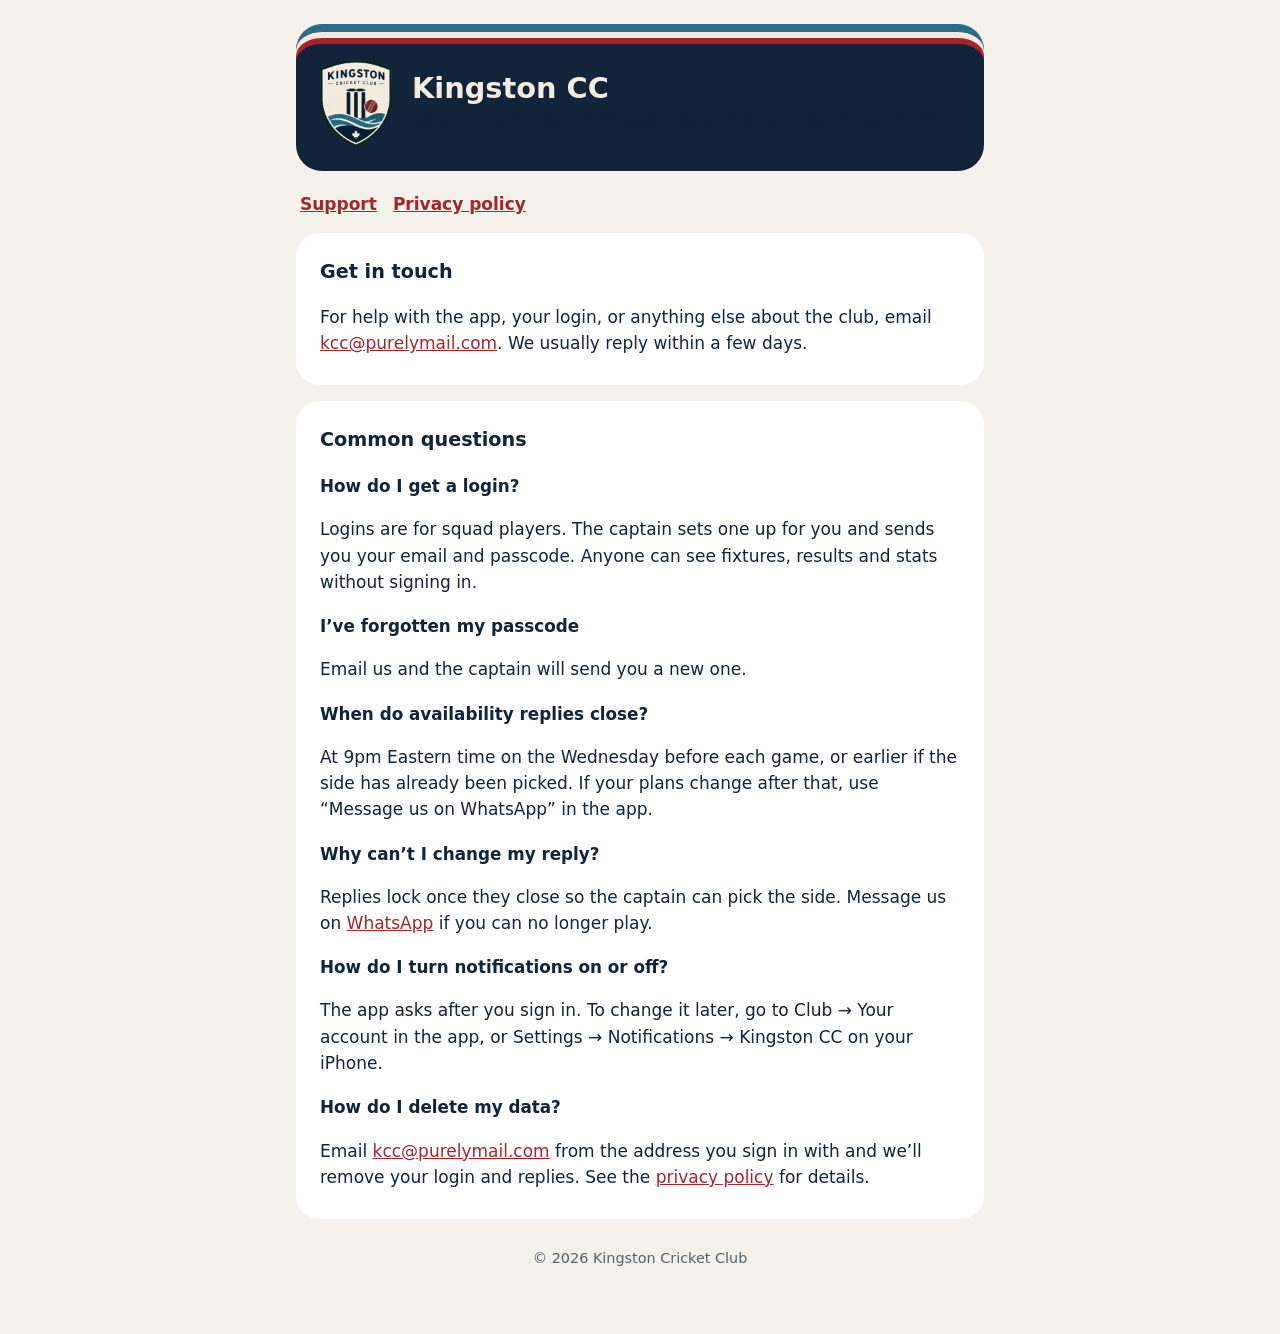
<file: index.html>
<!doctype html>
<html lang="en-CA">
<head>
  <meta charset="utf-8">
  <meta name="viewport" content="width=device-width, initial-scale=1">
  <title>Kingston CC App Support</title>
  <meta name="description" content="Help and contact details for the Kingston CC app.">
  <link rel="icon" type="image/png" href="favicon.png">
  <link rel="apple-touch-icon" href="apple-touch-icon.png">
  <link rel="stylesheet" href="style.css">
</head>
<body>
<main>
  <header class="hero">
    <img src="crest.png" alt="Kingston Cricket Club crest">
    <div>
      <h1>Kingston CC</h1>
      <p>The club app for Kingston Cricket Club’s Winter League squad</p>
    </div>
  </header>

  <nav>
    <a href="./">Support</a>
    <a href="privacy.html">Privacy policy</a>
  </nav>

  <section>
    <h2>Get in touch</h2>
    <p>For help with the app, your login, or anything else about the club, email
      <a href="mailto:kcc@purelymail.com">kcc@purelymail.com</a>. We usually reply within a few days.</p>
  </section>

  <section>
    <h2>Common questions</h2>

    <h3>How do I get a login?</h3>
    <p>Logins are for squad players. The captain sets one up for you and sends you your email and passcode.
      Anyone can see fixtures, results and stats without signing in.</p>

    <h3>I’ve forgotten my passcode</h3>
    <p>Email us and the captain will send you a new one.</p>

    <h3>When do availability replies close?</h3>
    <p>At 9pm Eastern time on the Wednesday before each game, or earlier if the side has already been picked.
      If your plans change after that, use “Message us on WhatsApp” in the app.</p>

    <h3>Why can’t I change my reply?</h3>
    <p>Replies lock once they close so the captain can pick the side. Message us on
      <a href="https://wa.me/shkhaliq">WhatsApp</a> if you can no longer play.</p>

    <h3>How do I turn notifications on or off?</h3>
    <p>The app asks after you sign in. To change it later, go to Club → Your account in the app, or Settings →
      Notifications → Kingston CC on your iPhone.</p>

    <h3>How do I delete my data?</h3>
    <p>Email <a href="mailto:kcc@purelymail.com">kcc@purelymail.com</a> from the address you sign in with and we’ll
      remove your login and replies. See the <a href="privacy.html">privacy policy</a> for details.</p>
  </section>

  <footer class="muted">© 2026 Kingston Cricket Club</footer>
</main>
</body>
</html>
</file>
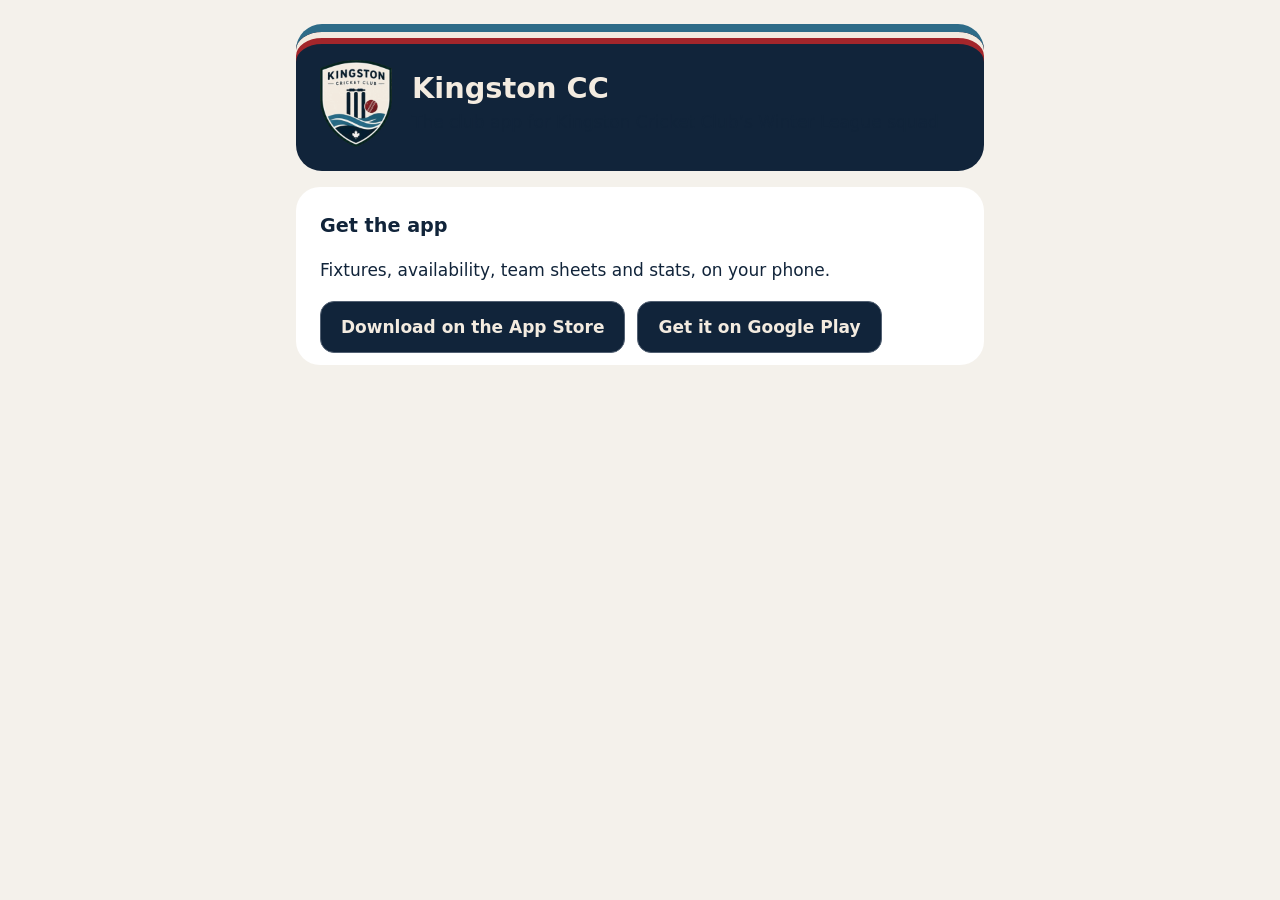
<file: app/index.html>
<!doctype html>
<html lang="en-CA">
<head>
  <meta charset="utf-8">
  <meta name="viewport" content="width=device-width, initial-scale=1">
  <title>Get the Kingston CC app</title>
  <meta name="description" content="Download the Kingston CC club app for iPhone or Android.">
  <meta property="og:title" content="Get the Kingston CC app">
  <meta property="og:description" content="Fixtures, availability, team sheets and stats for Kingston Cricket Club.">
  <meta property="og:image" content="https://shkhaliq.github.io/kingston-cc/apple-touch-icon.png">
  <link rel="icon" type="image/png" href="../favicon.png">
  <link rel="apple-touch-icon" href="../apple-touch-icon.png">
  <link rel="stylesheet" href="../style.css">
  <script>
    // Send phones straight to their store; everyone else sees both links below.
    (function () {
      var ua = navigator.userAgent;
      var isIOS = /iPhone|iPad|iPod/.test(ua) || (/Macintosh/.test(ua) && navigator.maxTouchPoints > 1);
      if (isIOS) location.replace("https://apps.apple.com/app/id6828550739");
      else if (/Android/.test(ua)) location.replace("https://play.google.com/store/apps/details?id=com.kingston.cricketclub");
    })();
  </script>
  <style>
    .stores { display: flex; flex-wrap: wrap; gap: 12px; margin-top: 12px; }
    .stores a {
      background: var(--navy); color: var(--cream); text-decoration: none; font-weight: 600;
      padding: 12px 20px; border-radius: 14px; border: 1px solid var(--ink-secondary);
    }
  </style>
</head>
<body>
<main>
  <header class="hero">
    <img src="../crest.png" alt="Kingston Cricket Club crest">
    <div>
      <h1>Kingston CC</h1>
      <p>The club app for Kingston Cricket Club’s Winter League squad</p>
    </div>
  </header>

  <section>
    <h2>Get the app</h2>
    <p>Fixtures, availability, team sheets and stats, on your phone.</p>
    <div class="stores">
      <a href="https://apps.apple.com/app/id6828550739">Download on the App Store</a>
      <a href="https://play.google.com/store/apps/details?id=com.kingston.cricketclub">Get it on Google Play</a>
    </div>
  </section>
</main>
</body>
</html>
</file>
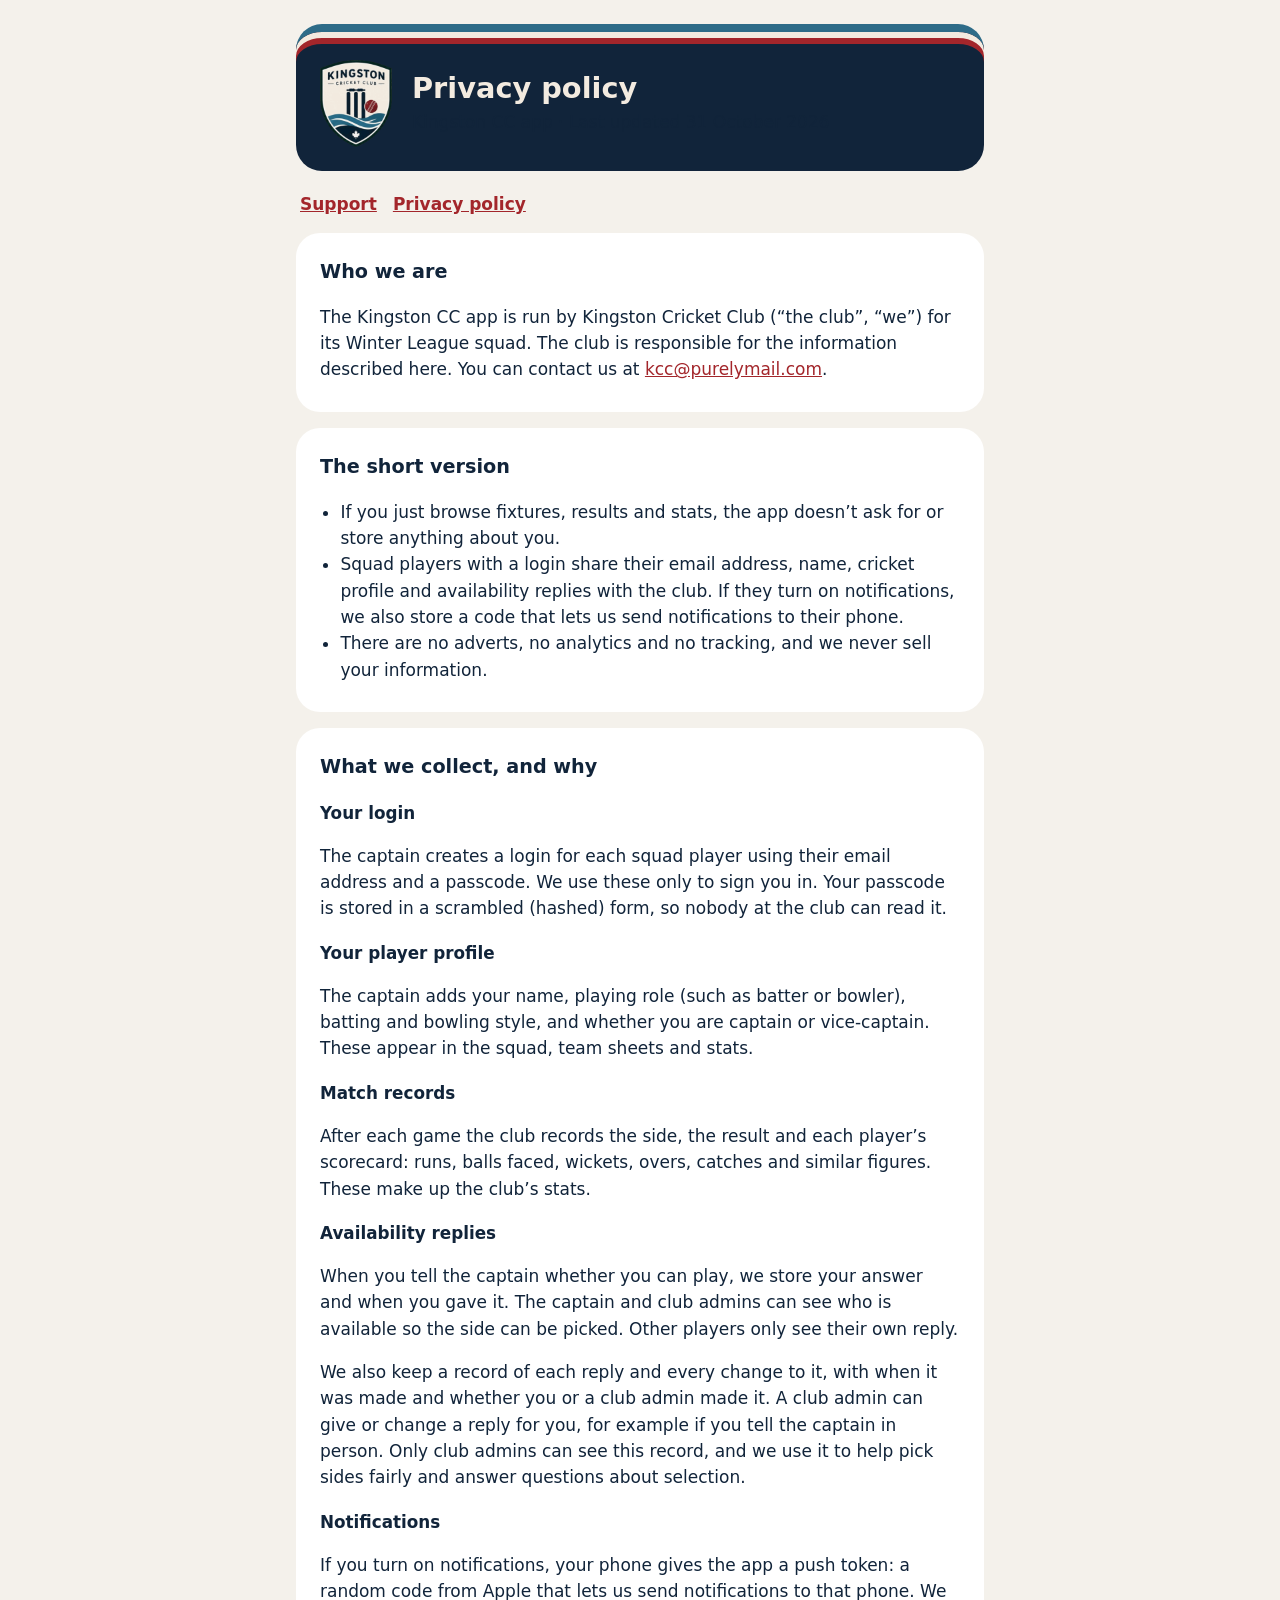
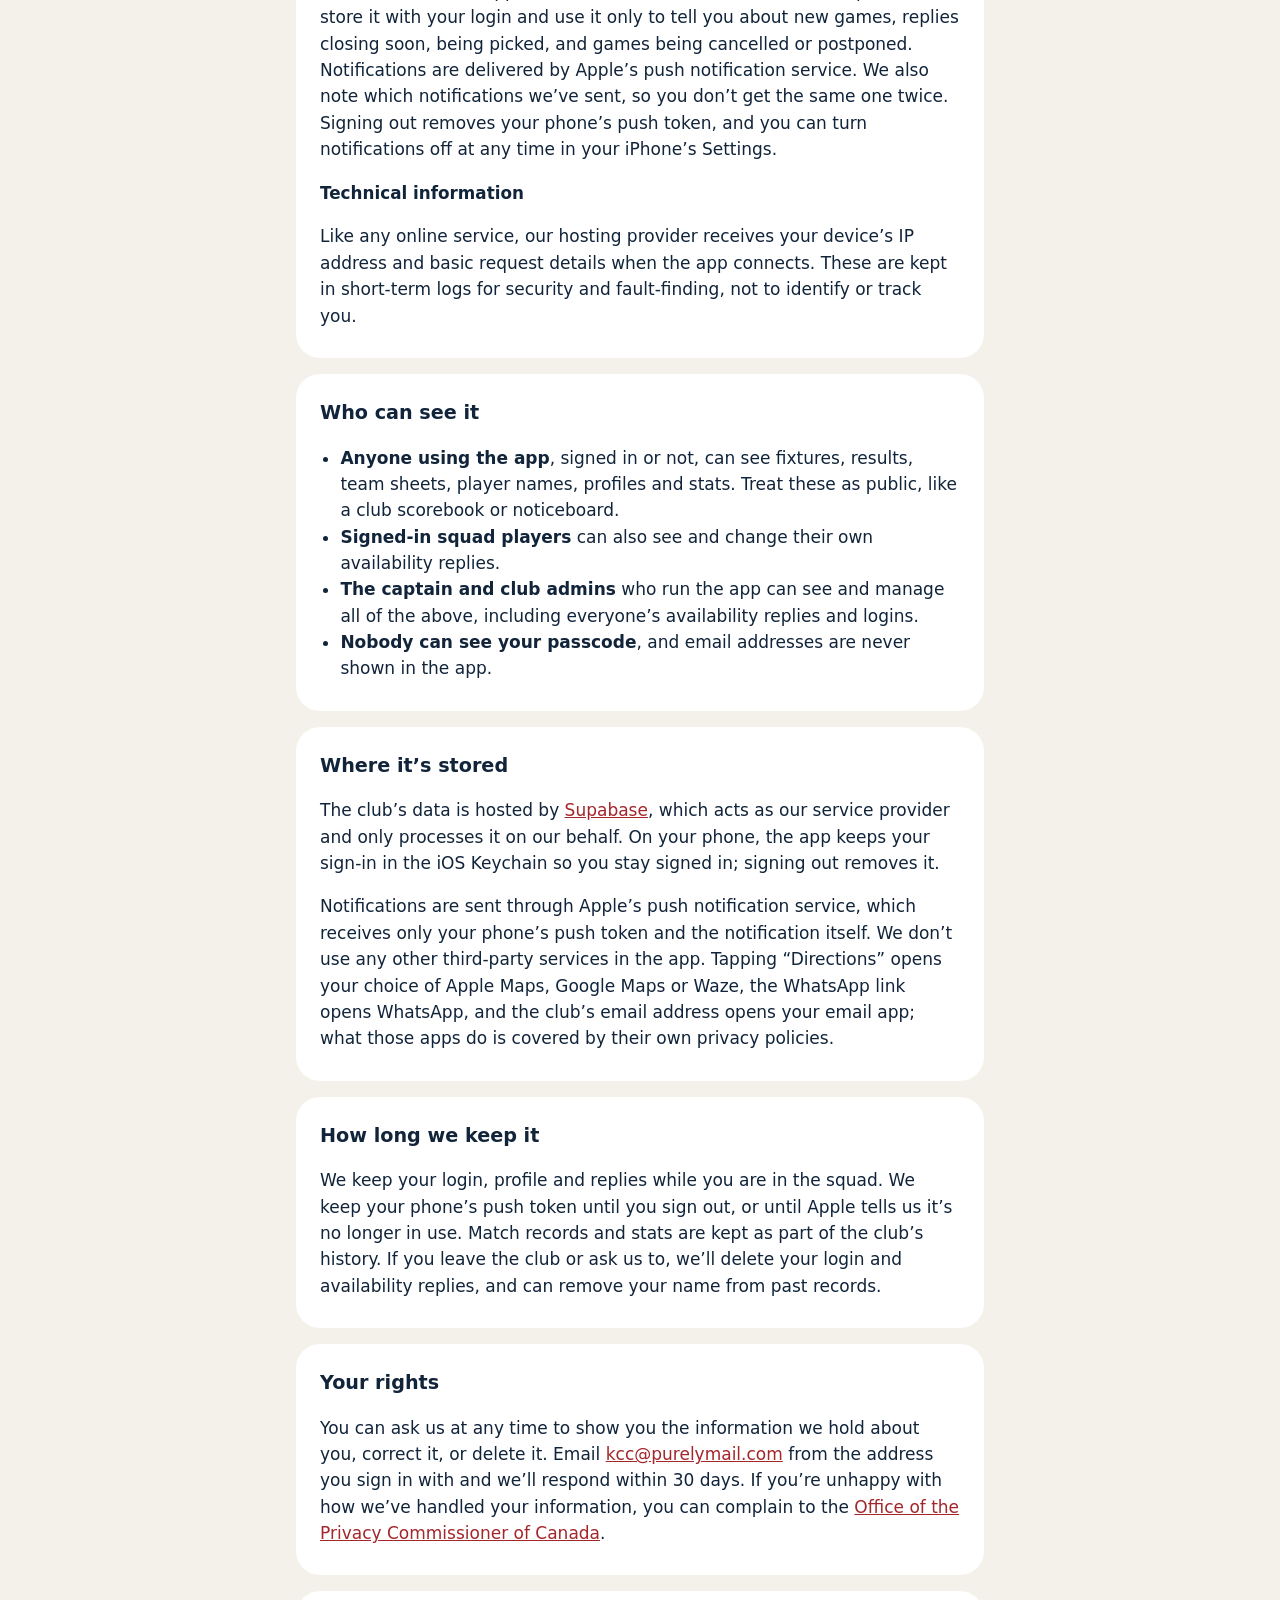
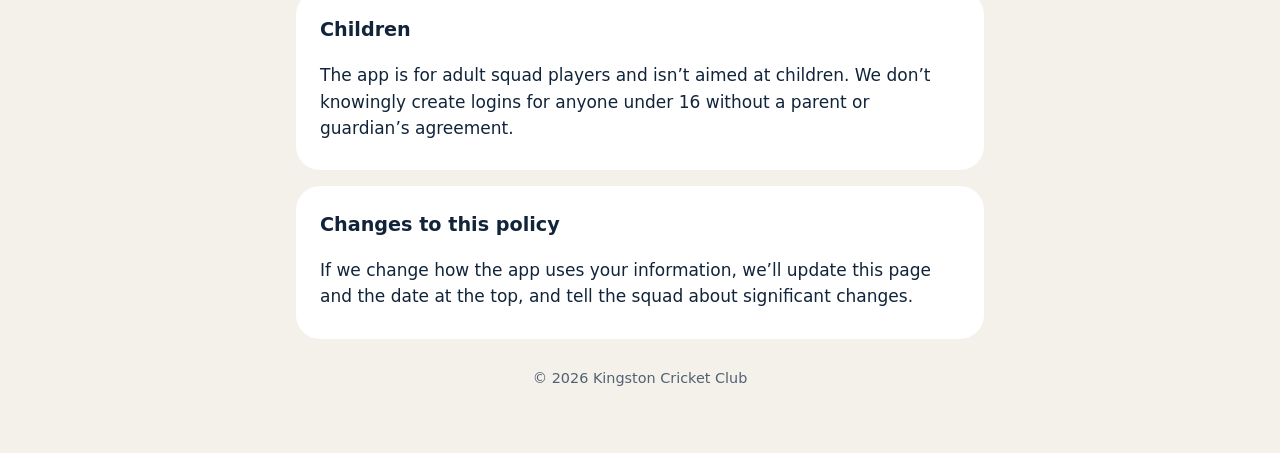
<file: privacy.html>
<!doctype html>
<html lang="en-CA">
<head>
  <meta charset="utf-8">
  <meta name="viewport" content="width=device-width, initial-scale=1">
  <title>Kingston CC Privacy</title>
  <meta name="description" content="How the Kingston CC app uses and protects your information.">
  <link rel="icon" type="image/png" href="favicon.png">
  <link rel="apple-touch-icon" href="apple-touch-icon.png">
  <link rel="stylesheet" href="style.css">
</head>
<body>
<main>
  <header class="hero">
    <img src="crest.png" alt="Kingston Cricket Club crest">
    <div>
      <h1>Privacy policy</h1>
      <p>Kingston CC app · Last updated 31 October 2026</p>
    </div>
  </header>

  <nav>
    <a href="./">Support</a>
    <a href="privacy.html">Privacy policy</a>
  </nav>

  <section>
    <h2>Who we are</h2>
    <p>The Kingston CC app is run by Kingston Cricket Club (“the club”, “we”) for its Winter League squad.
      The club is responsible for the information described here. You can contact us at
      <a href="mailto:kcc@purelymail.com">kcc@purelymail.com</a>.</p>
  </section>

  <section>
    <h2>The short version</h2>
    <ul>
      <li>If you just browse fixtures, results and stats, the app doesn’t ask for or store anything about you.</li>
      <li>Squad players with a login share their email address, name, cricket profile and availability replies with the club.
        If they turn on notifications, we also store a code that lets us send notifications to their phone.</li>
      <li>There are no adverts, no analytics and no tracking, and we never sell your information.</li>
    </ul>
  </section>

  <section>
    <h2>What we collect, and why</h2>

    <h3>Your login</h3>
    <p>The captain creates a login for each squad player using their email address and a passcode. We use these
      only to sign you in. Your passcode is stored in a scrambled (hashed) form, so nobody at the club can read it.</p>

    <h3>Your player profile</h3>
    <p>The captain adds your name, playing role (such as batter or bowler), batting and bowling style, and whether
      you are captain or vice-captain. These appear in the squad, team sheets and stats.</p>

    <h3>Match records</h3>
    <p>After each game the club records the side, the result and each player’s scorecard: runs, balls faced,
      wickets, overs, catches and similar figures. These make up the club’s stats.</p>

    <h3>Availability replies</h3>
    <p>When you tell the captain whether you can play, we store your answer and when you gave it. The captain and
      club admins can see who is available so the side can be picked. Other players only see their own reply.</p>
    <p>We also keep a record of each reply and every change to it, with when it was made and whether you or a
      club admin made it. A club admin can give or change a reply for you, for example if you tell the captain in
      person. Only club admins can see this record, and we use it to help pick sides fairly and answer questions
      about selection.</p>

    <h3>Notifications</h3>
    <p>If you turn on notifications, your phone gives the app a push token: a random code from Apple that lets us
      send notifications to that phone. We store it with your login and use it only to tell you about new games,
      replies closing soon, being picked, and games being cancelled or postponed. Notifications are delivered by
      Apple’s push notification service. We also note which notifications we’ve sent, so you don’t get the same one
      twice. Signing out removes your phone’s push token, and you can turn notifications off at any time in your
      iPhone’s Settings.</p>

    <h3>Technical information</h3>
    <p>Like any online service, our hosting provider receives your device’s IP address and basic request details
      when the app connects. These are kept in short-term logs for security and fault-finding, not to identify or
      track you.</p>
  </section>

  <section>
    <h2>Who can see it</h2>
    <ul>
      <li><strong>Anyone using the app</strong>, signed in or not, can see fixtures, results, team sheets, player
        names, profiles and stats. Treat these as public, like a club scorebook or noticeboard.</li>
      <li><strong>Signed-in squad players</strong> can also see and change their own availability replies.</li>
      <li><strong>The captain and club admins</strong> who run the app can see and manage all of the above,
        including everyone’s availability replies and logins.</li>
      <li><strong>Nobody can see your passcode</strong>, and email addresses are never shown in the app.</li>
    </ul>
  </section>

  <section>
    <h2>Where it’s stored</h2>
    <p>The club’s data is hosted by <a href="https://supabase.com/privacy">Supabase</a>, which acts as our service
      provider and only processes it on our behalf. On your phone, the app keeps your sign-in in the iOS Keychain so
      you stay signed in; signing out removes it.</p>
    <p>Notifications are sent through Apple’s push notification service, which receives only your phone’s push token
      and the notification itself. We don’t use any other third-party services in the app. Tapping “Directions” opens
      your choice of Apple Maps, Google Maps or Waze, the WhatsApp link opens WhatsApp, and the club’s email address
      opens your email app; what those apps do is covered by their own privacy policies.</p>
  </section>

  <section>
    <h2>How long we keep it</h2>
    <p>We keep your login, profile and replies while you are in the squad. We keep your phone’s push token until you
      sign out, or until Apple tells us it’s no longer in use. Match records and stats are kept as part
      of the club’s history. If you leave the club or ask us to, we’ll delete your login and availability replies,
      and can remove your name from past records.</p>
  </section>

  <section>
    <h2>Your rights</h2>
    <p>You can ask us at any time to show you the information we hold about you, correct it, or delete it. Email
      <a href="mailto:kcc@purelymail.com">kcc@purelymail.com</a> from the address you sign in with and we’ll respond
      within 30 days. If you’re unhappy with how we’ve handled your information, you can complain to the
      <a href="https://www.priv.gc.ca/en/report-a-concern/">Office of the Privacy Commissioner of Canada</a>.</p>
  </section>

  <section>
    <h2>Children</h2>
    <p>The app is for adult squad players and isn’t aimed at children. We don’t knowingly create logins for anyone
      under 16 without a parent or guardian’s agreement.</p>
  </section>

  <section>
    <h2>Changes to this policy</h2>
    <p>If we change how the app uses your information, we’ll update this page and the date at the top, and tell
      the squad about significant changes.</p>
  </section>

  <footer class="muted">© 2026 Kingston Cricket Club</footer>
</main>
</body>
</html>
</file>
<file: style.css>
:root {
  --paper: #F4F1EB;
  --card: #FFFFFF;
  --ink: #11243A;
  --ink-secondary: #526072;
  --navy: #11243A;
  --cream: #F3EBE0;
  --red: #A3262B;
  --green: #24694F;
  --lake: #2E6C88;
  --link: #A3262B;
  color-scheme: light dark;
}

@media (prefers-color-scheme: dark) {
  :root {
    --paper: #09121C;
    --card: #132131;
    --ink: #F3EBE0;
    --ink-secondary: #A0ACBA;
    --link: #EE8A8F;
  }
}

* { box-sizing: border-box; }

body {
  margin: 0;
  background: var(--paper);
  color: var(--ink);
  font: 17px/1.55 ui-rounded, -apple-system, BlinkMacSystemFont, "SF Pro Rounded", "Segoe UI", system-ui, sans-serif;
}

main {
  max-width: 720px;
  margin: 0 auto;
  padding: 24px 16px 64px;
}

header.hero {
  background: var(--navy);
  color: var(--cream);
  border-radius: 26px;
  padding: 28px 24px 24px;
  border-top: 8px solid var(--lake);
  box-shadow: inset 0 6px 0 var(--cream), inset 0 12px 0 var(--red);
  display: flex;
  gap: 20px;
  align-items: center;
}

header.hero img { width: 72px; height: auto; flex: none; }
header.hero h1 { margin: 0; font-size: 1.8rem; line-height: 1.15; }
header.hero p { margin: 4px 0 0; opacity: 0.8; }

nav {
  display: flex;
  gap: 16px;
  margin: 20px 4px 8px;
  font-weight: 600;
}

section {
  background: var(--card);
  border-radius: 24px;
  padding: 4px 24px 12px;
  margin-top: 16px;
}

h2 { font-size: 1.2rem; margin: 20px 0 8px; }
h3 { font-size: 1.05rem; margin: 18px 0 6px; }
p, li { color: var(--ink); }
.muted { color: var(--ink-secondary); }
a { color: var(--link); }
ul { padding-left: 1.2em; }
footer { margin-top: 28px; text-align: center; font-size: 0.9rem; }
</file>
